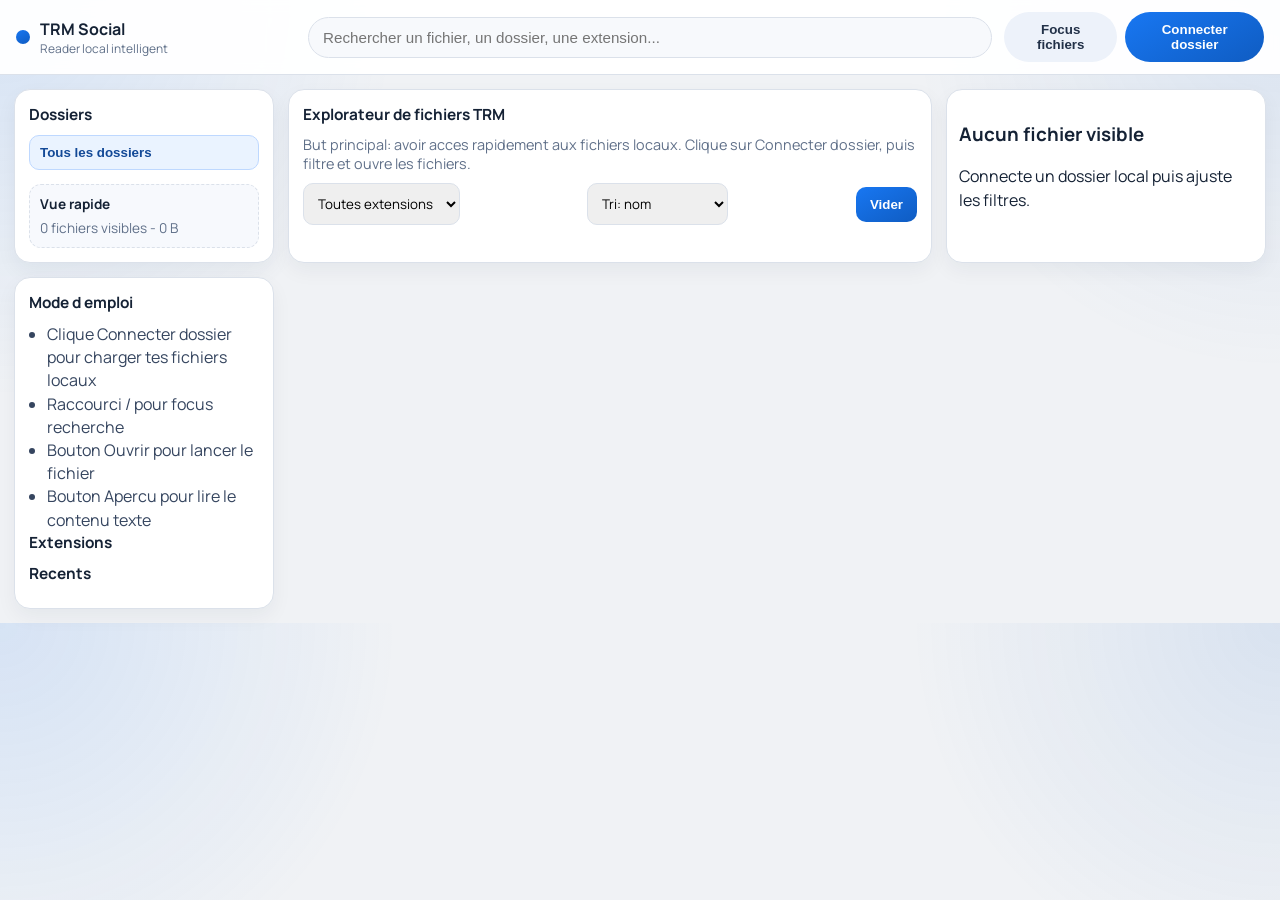
<file: 12_READER_SITE/index.html>
<!doctype html>
<html lang="fr">
<head>
  <meta charset="utf-8" />
  <meta name="viewport" content="width=device-width, initial-scale=1" />
  <title>TRM Social Reader</title>
  <link rel="preconnect" href="https://fonts.googleapis.com" />
  <link rel="preconnect" href="https://fonts.gstatic.com" crossorigin />
  <link href="https://fonts.googleapis.com/css2?family=Manrope:wght@400;500;700;800&display=swap" rel="stylesheet" />
  <link rel="stylesheet" href="styles.css" />
</head>
<body>
  <header class="topbar">
    <div class="brand-wrap">
      <div class="brand-dot"></div>
      <h1>TRM Social</h1>
      <p>Reader local intelligent</p>
    </div>

    <div class="search-wrap">
      <input id="globalSearch" type="search" placeholder="Rechercher un fichier, un dossier, une extension..." />
    </div>

    <div class="top-actions">
      <button class="pill ghost" id="focusFeedBtn">Focus fichiers</button>
      <button class="pill" id="connectFolderBtn">Connecter dossier</button>
      <input id="folderInput" type="file" webkitdirectory directory multiple hidden />
    </div>
  </header>

  <main class="shell">
    <aside class="left-col card">
      <h2>Dossiers</h2>
      <nav class="menu" id="domainMenu"></nav>

      <section class="quick-stats">
        <h3>Vue rapide</h3>
        <p id="statsLine">Aucun dossier connecte</p>
      </section>
    </aside>

    <section class="feed-col" id="feedArea">
      <article class="composer card">
        <h2>Explorateur de fichiers TRM</h2>
        <p class="helper">But principal: avoir acces rapidement aux fichiers locaux. Clique sur Connecter dossier, puis filtre et ouvre les fichiers.</p>
        <div class="composer-actions">
          <select id="extFilter">
            <option value="">Toutes extensions</option>
          </select>
          <select id="sortMode">
            <option value="name">Tri: nom</option>
            <option value="recent">Tri: plus recents</option>
            <option value="size">Tri: taille</option>
          </select>
          <button id="clearBtn">Vider</button>
        </div>
      </section>

      <section id="feedList" class="feed-list"></section>
    </section>

    <aside class="right-col card">
      <section>
        <h2>Mode d emploi</h2>
        <ul class="assist-list">
          <li>Clique Connecter dossier pour charger tes fichiers locaux</li>
          <li>Raccourci / pour focus recherche</li>
          <li>Bouton Ouvrir pour lancer le fichier</li>
          <li>Bouton Apercu pour lire le contenu texte</li>
        </ul>
      </section>

      <section>
        <h2>Extensions</h2>
        <div id="trendList" class="trend-list"></div>
      </section>

      <section>
        <h2>Recents</h2>
        <div id="suggestList" class="suggest-list"></div>
      </section>
    </aside>
  </main>

  <dialog id="previewDialog" class="preview-dialog">
    <article>
      <header>
        <h3 id="previewTitle">Apercu fichier</h3>
        <button id="closePreviewBtn" class="pill ghost">Fermer</button>
      </header>
      <p id="previewMeta" class="preview-meta"></p>
      <pre id="previewBody"></pre>
    </article>
  </dialog>

  <script src="app.js"></script>
</body>
</html>
</file>
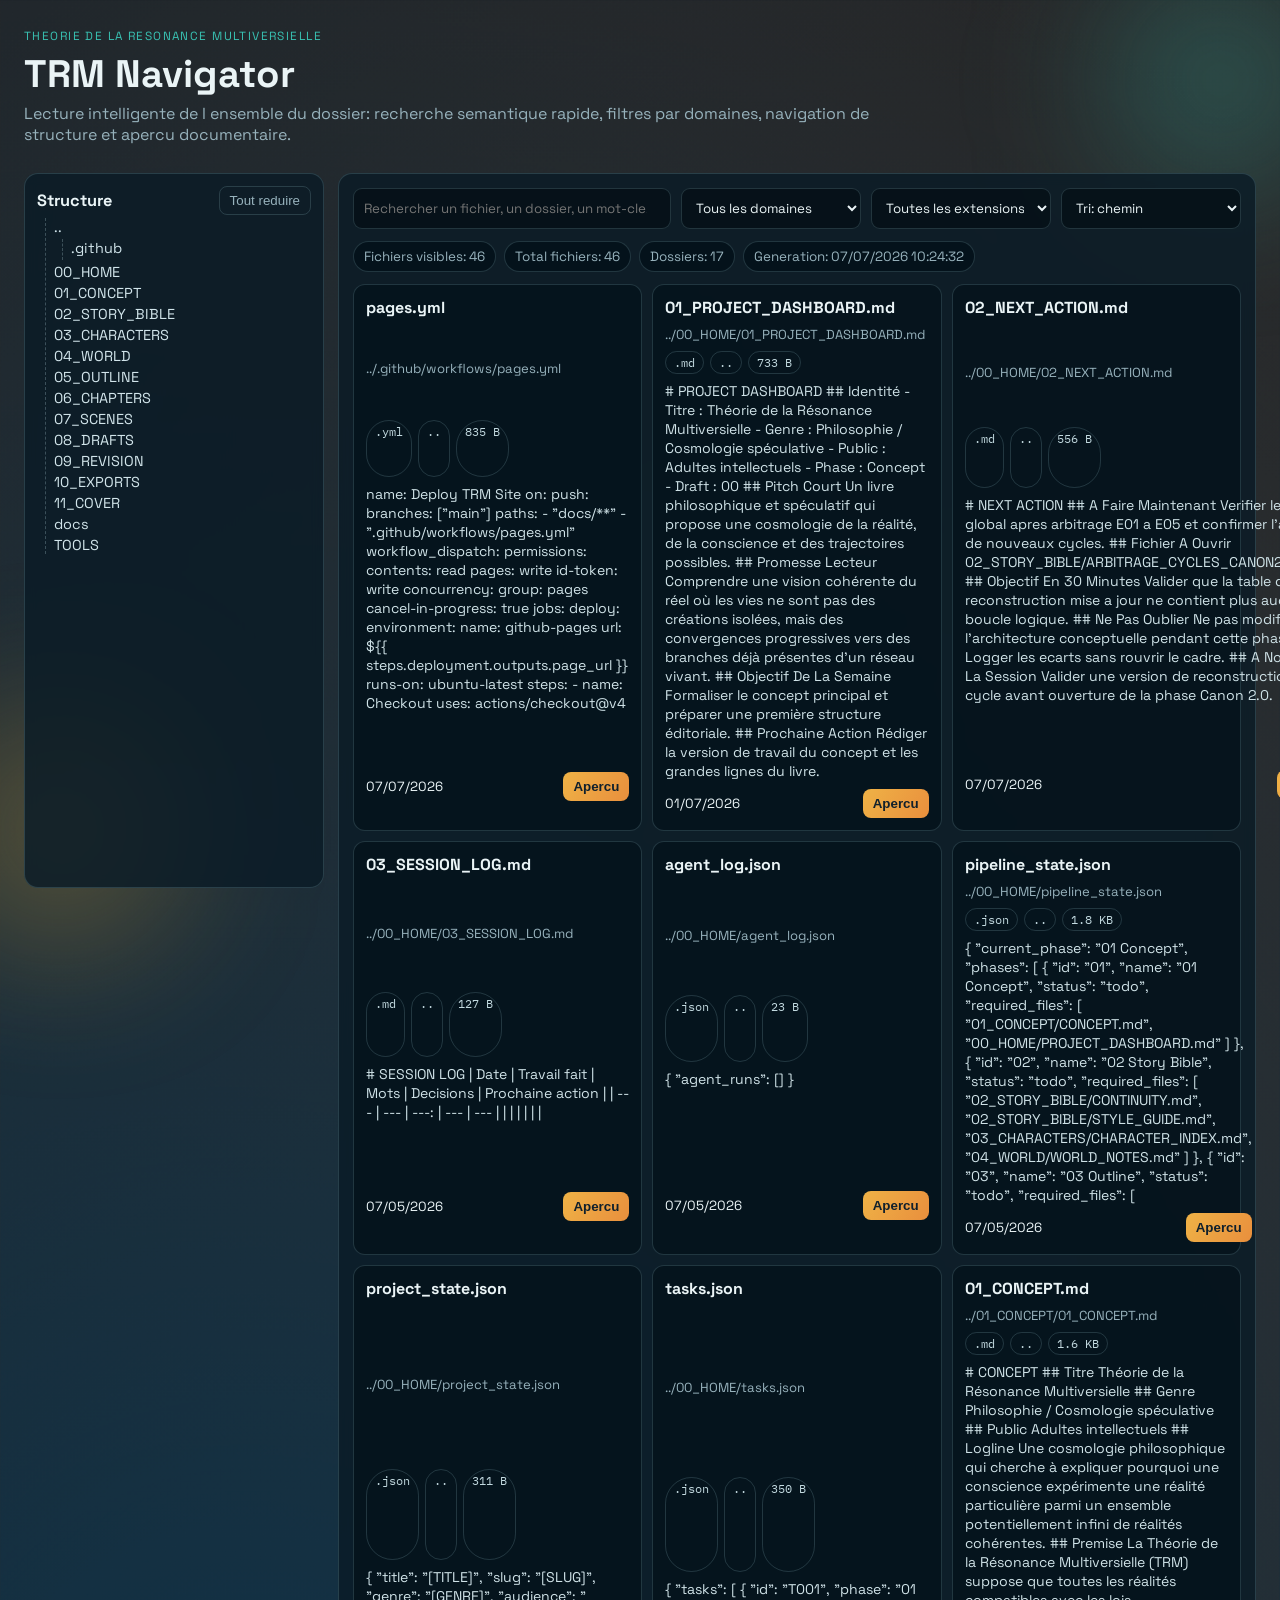
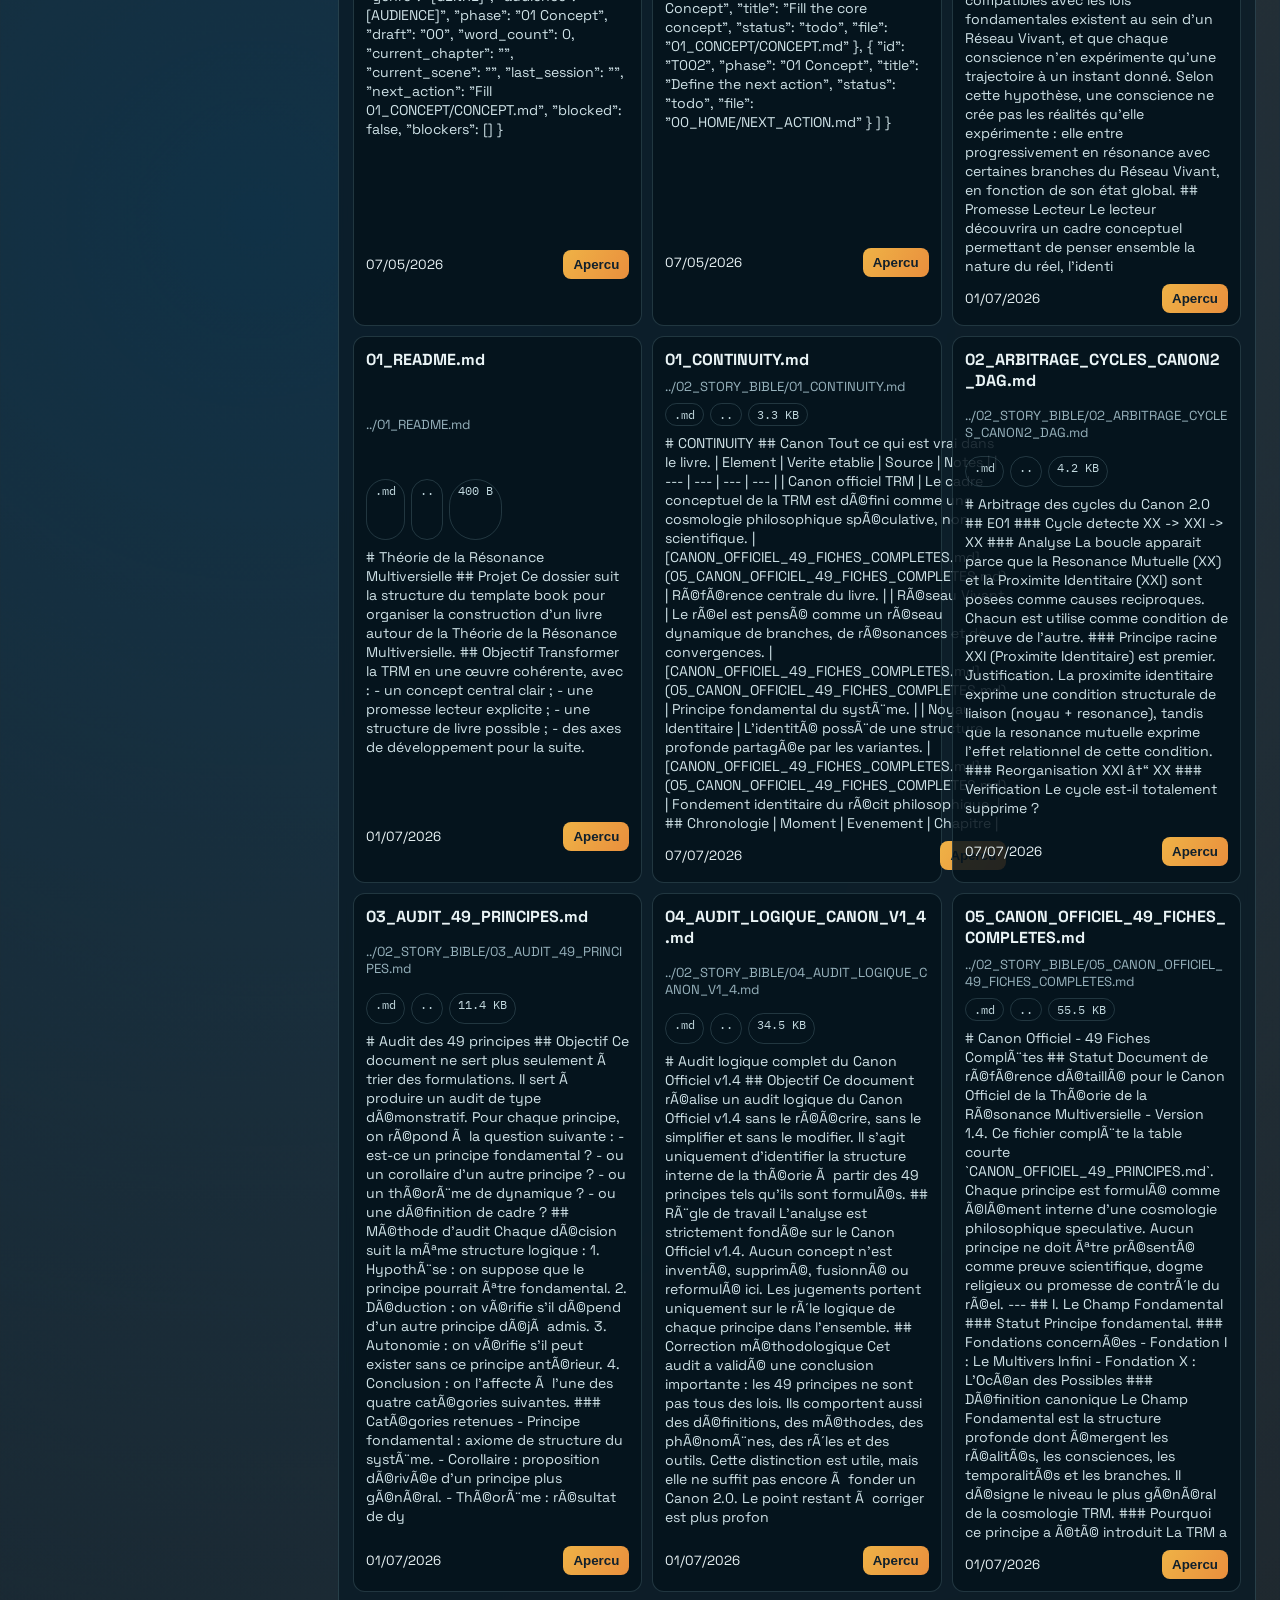
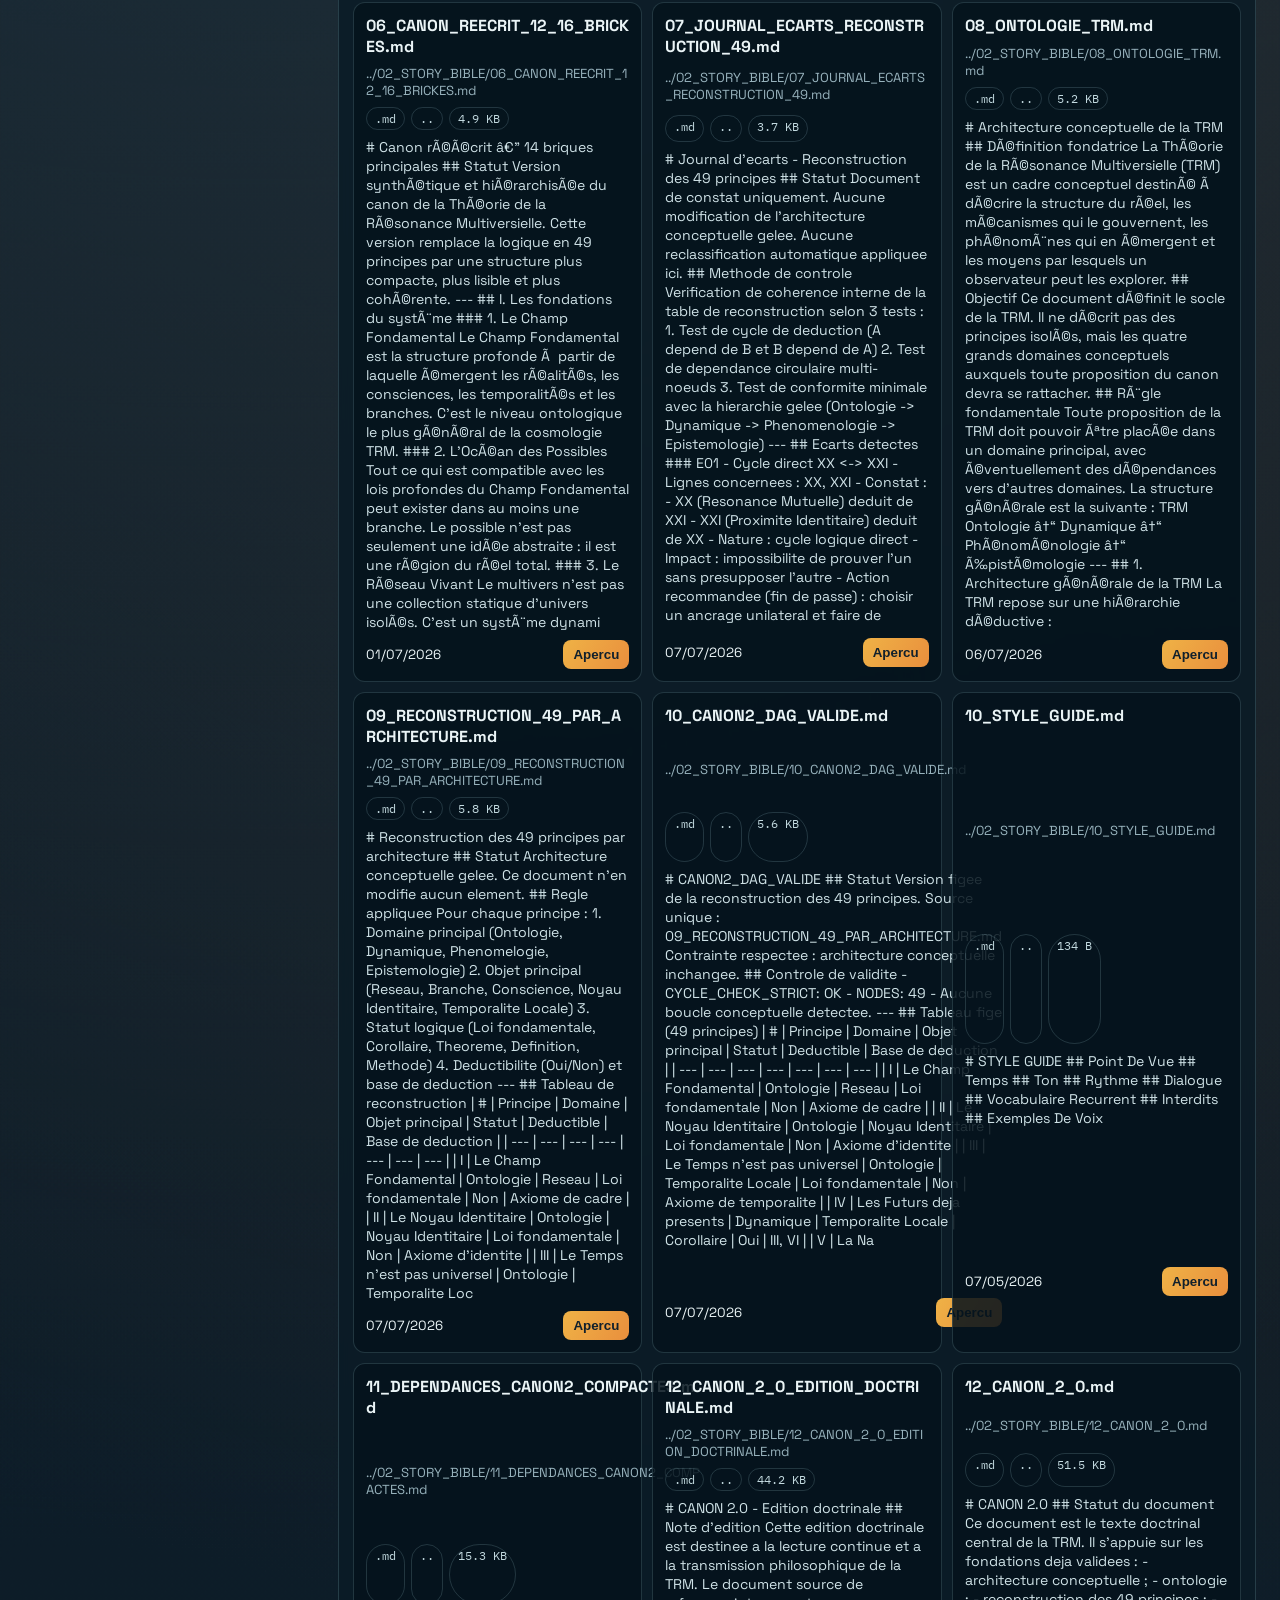
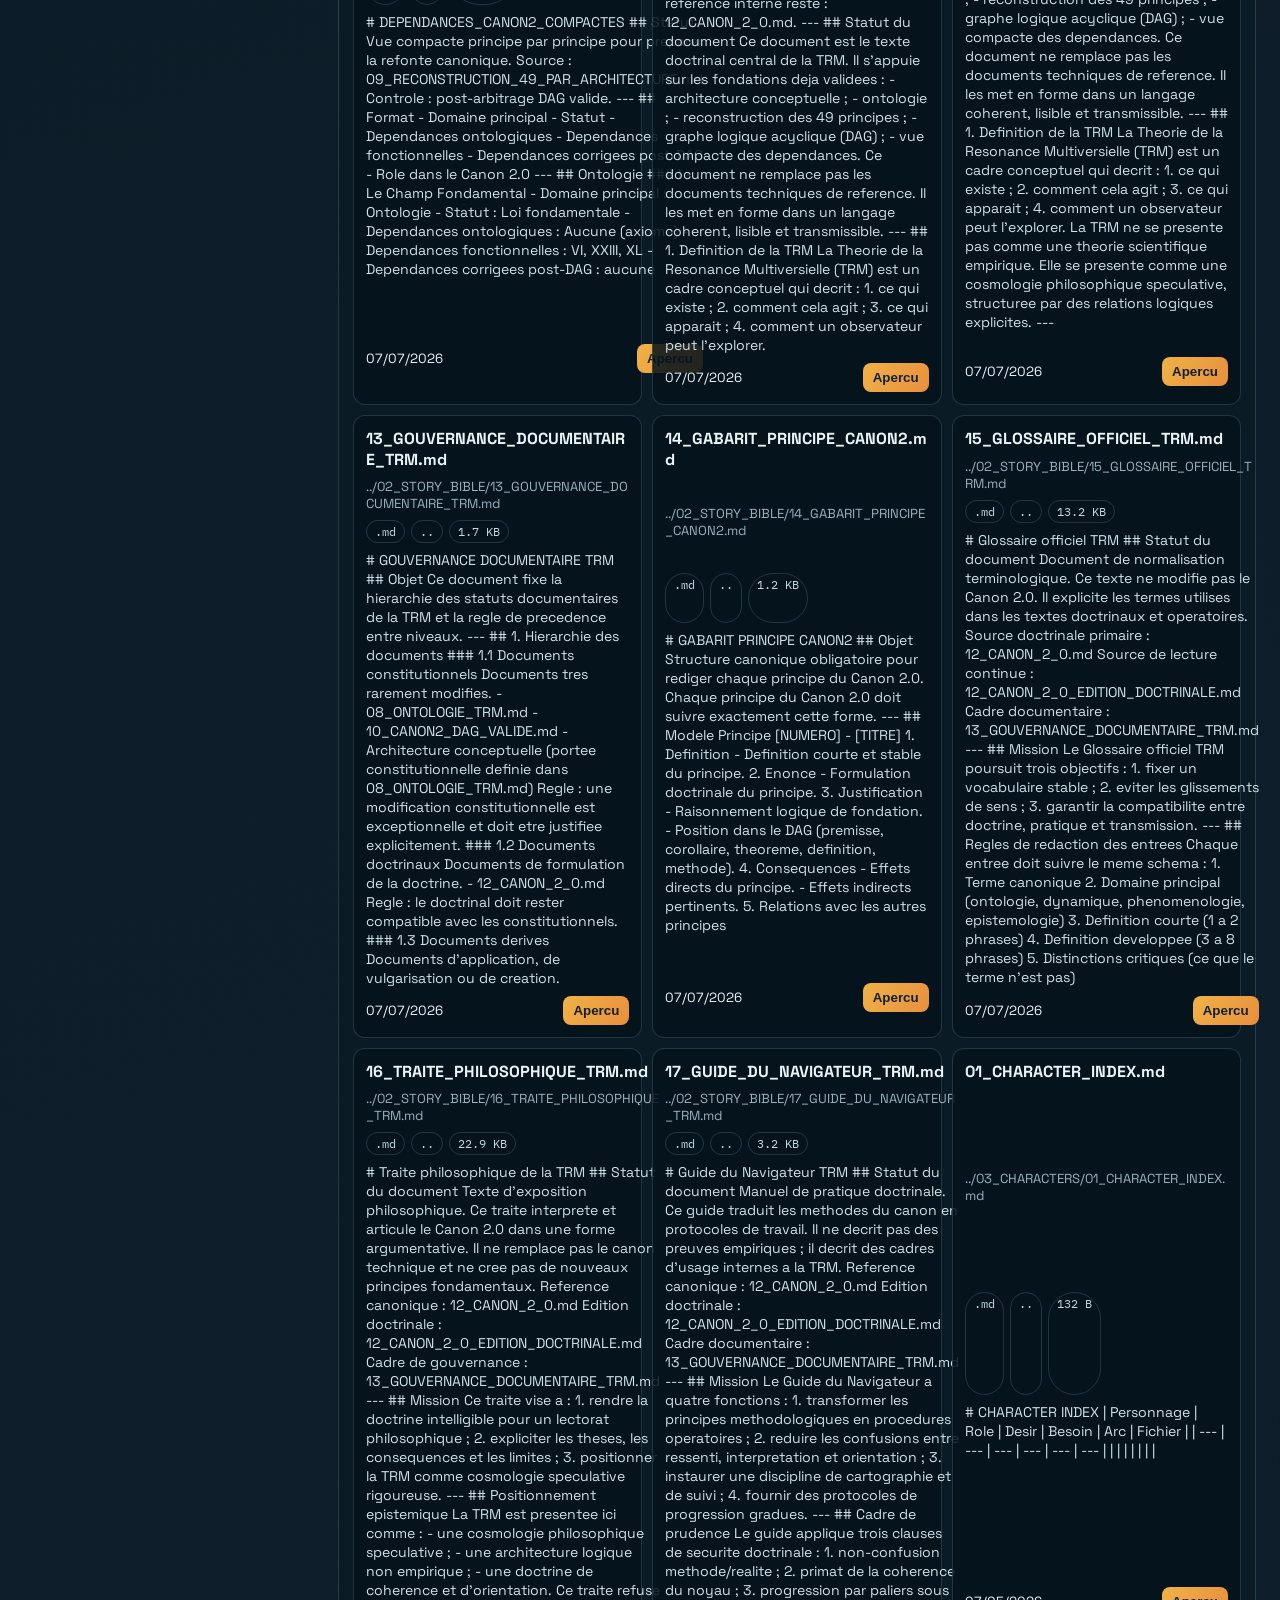
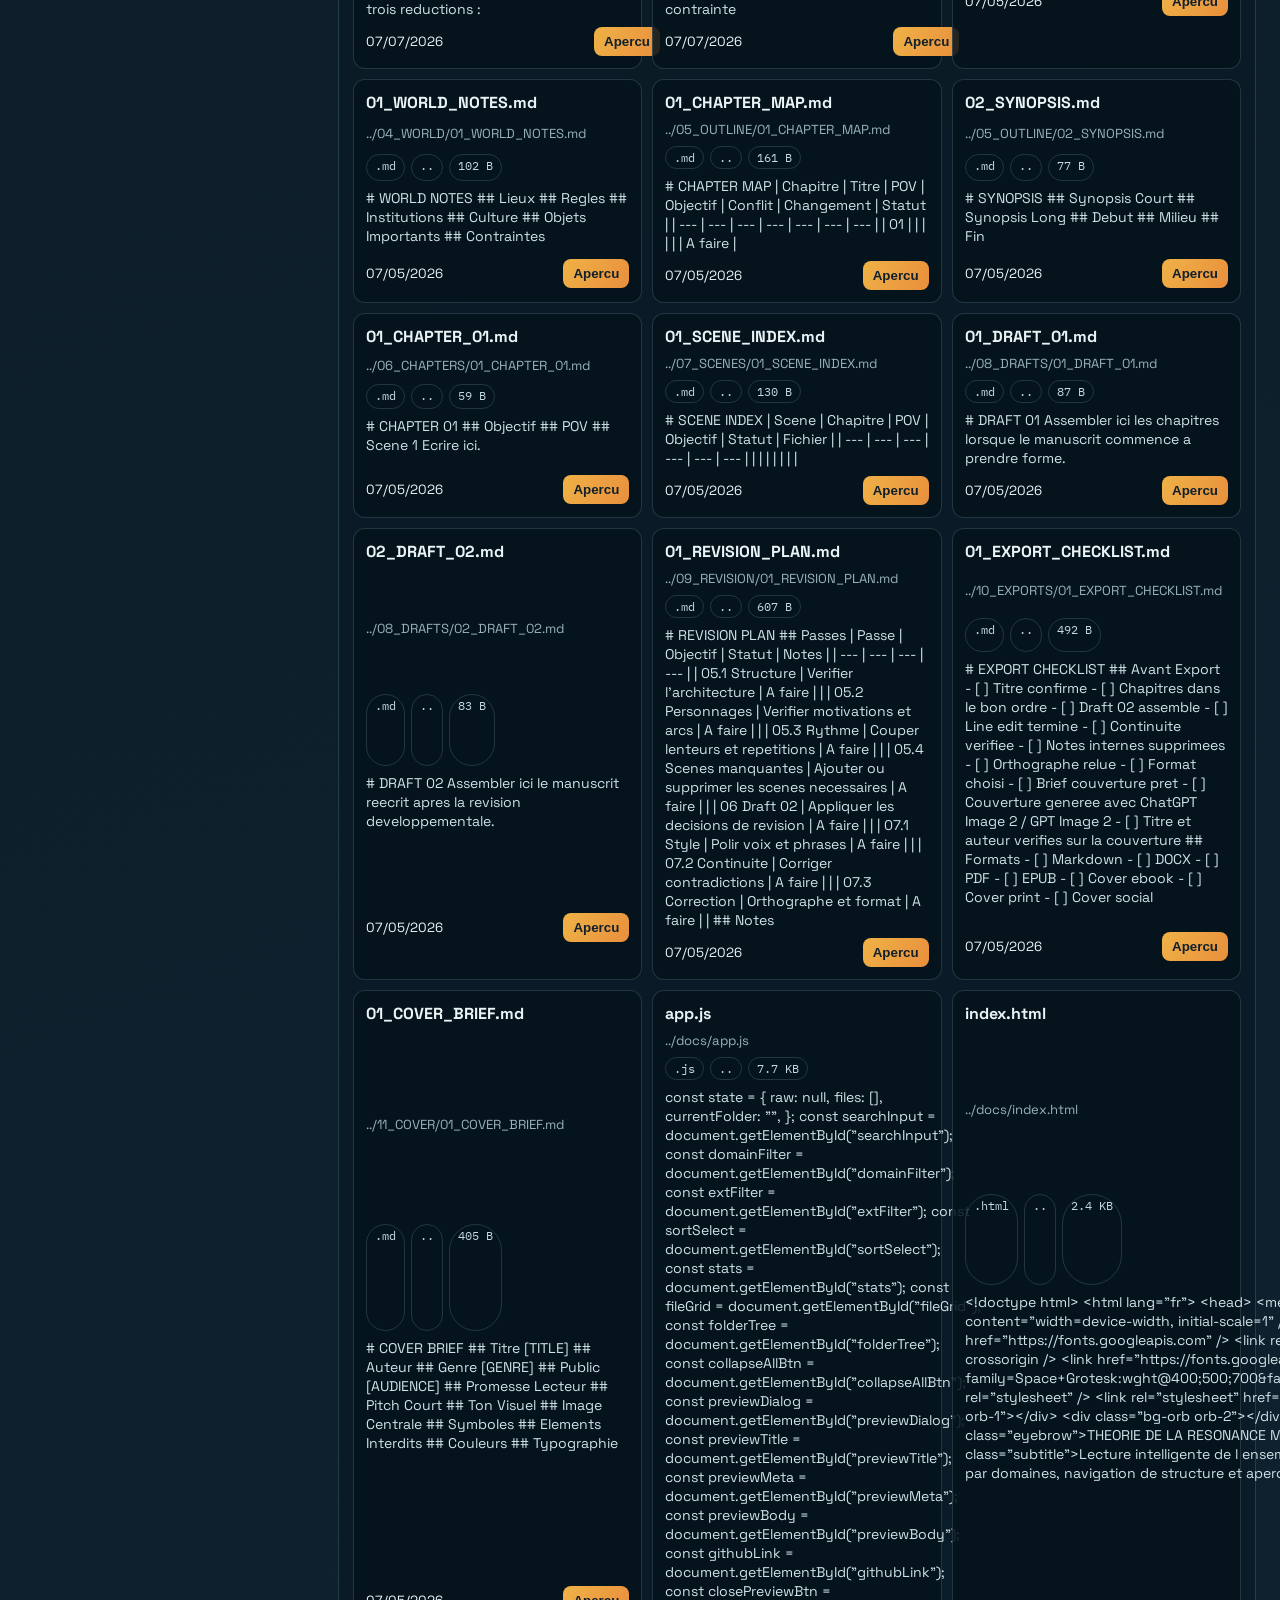
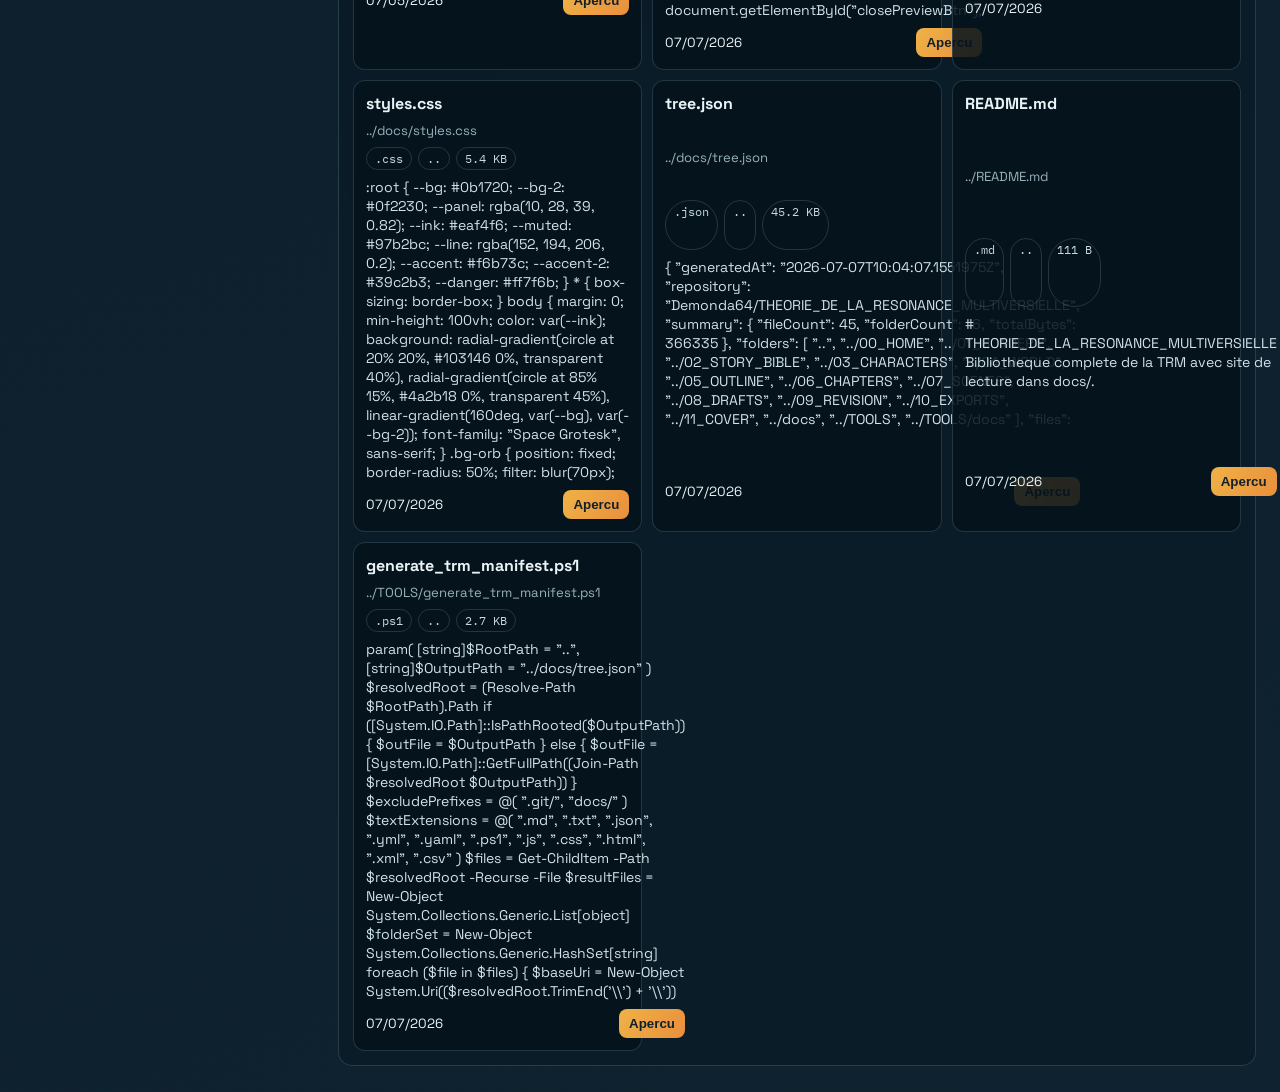
<file: docs/index.html>
<!doctype html>
<html lang="fr">
<head>
  <meta charset="utf-8" />
  <meta name="viewport" content="width=device-width, initial-scale=1" />
  <title>TRM Navigator</title>
  <link rel="preconnect" href="https://fonts.googleapis.com" />
  <link rel="preconnect" href="https://fonts.gstatic.com" crossorigin />
  <link href="https://fonts.googleapis.com/css2?family=Space+Grotesk:wght@400;500;700&family=IBM+Plex+Mono:wght@400;600&display=swap" rel="stylesheet" />
  <link rel="stylesheet" href="styles.css" />
</head>
<body>
  <div class="bg-orb orb-1"></div>
  <div class="bg-orb orb-2"></div>

  <header class="hero">
    <p class="eyebrow">THEORIE DE LA RESONANCE MULTIVERSIELLE</p>
    <h1>TRM Navigator</h1>
    <p class="subtitle">Lecture intelligente de l ensemble du dossier: recherche semantique rapide, filtres par domaines, navigation de structure et apercu documentaire.</p>
  </header>

  <main class="layout">
    <aside class="panel tree-panel">
      <div class="panel-title-row">
        <h2>Structure</h2>
        <button id="collapseAllBtn" class="ghost">Tout reduire</button>
      </div>
      <div id="folderTree" class="folder-tree"></div>
    </aside>

    <section class="panel content-panel">
      <div class="controls">
        <input id="searchInput" type="search" placeholder="Rechercher un fichier, un dossier, un mot-cle..." />
        <select id="domainFilter">
          <option value="">Tous les domaines</option>
        </select>
        <select id="extFilter">
          <option value="">Toutes les extensions</option>
        </select>
        <select id="sortSelect">
          <option value="path">Tri: chemin</option>
          <option value="recent">Tri: plus recents</option>
          <option value="size">Tri: taille</option>
        </select>
      </div>

      <div id="stats" class="stats"></div>
      <div id="fileGrid" class="file-grid"></div>
    </section>
  </main>

  <dialog id="previewDialog" class="preview-dialog">
    <article>
      <header>
        <h3 id="previewTitle">Apercu</h3>
        <button id="closePreviewBtn" class="ghost">Fermer</button>
      </header>
      <p id="previewMeta" class="preview-meta"></p>
      <pre id="previewBody"></pre>
      <footer>
        <a id="githubLink" target="_blank" rel="noreferrer">Ouvrir sur GitHub</a>
      </footer>
    </article>
  </dialog>

  <script src="app.js"></script>
</body>
</html>
</file>
<file: 12_READER_SITE/styles.css>
:root {
  --bg: #f0f2f5;
  --panel: #ffffff;
  --line: #dbe1ea;
  --ink: #152235;
  --muted: #607089;
  --brand: #1877f2;
  --brand-2: #0f5cc2;
  --success: #22a06b;
}

* {
  box-sizing: border-box;
}

body {
  margin: 0;
  font-family: "Manrope", sans-serif;
  color: var(--ink);
  background:
    radial-gradient(circle at 0 0, rgba(24, 119, 242, 0.12), transparent 28%),
    radial-gradient(circle at 100% 0, rgba(15, 92, 194, 0.1), transparent 26%),
    var(--bg);
}

.topbar {
  position: sticky;
  top: 0;
  z-index: 20;
  display: grid;
  grid-template-columns: 280px minmax(260px, 1fr) 260px;
  gap: 12px;
  align-items: center;
  padding: 12px 16px;
  border-bottom: 1px solid var(--line);
  background: rgba(255, 255, 255, 0.95);
  backdrop-filter: blur(7px);
}

.brand-wrap {
  display: grid;
  grid-template-columns: 14px auto;
  grid-template-areas:
    "dot title"
    "dot sub";
  column-gap: 10px;
  align-items: center;
}

.brand-dot {
  grid-area: dot;
  width: 14px;
  height: 14px;
  border-radius: 50%;
  background: linear-gradient(150deg, var(--brand), var(--brand-2));
}

.brand-wrap h1 {
  grid-area: title;
  margin: 0;
  font-size: 1rem;
}

.brand-wrap p {
  grid-area: sub;
  margin: 0;
  font-size: 0.75rem;
  color: var(--muted);
}

.search-wrap input {
  width: 100%;
  border: 1px solid var(--line);
  border-radius: 999px;
  padding: 11px 14px;
  font-size: 0.95rem;
  background: #f7f9fc;
}

.search-wrap input:focus {
  outline: 2px solid rgba(24, 119, 242, 0.25);
}

.top-actions {
  display: flex;
  justify-content: flex-end;
  gap: 8px;
}

.pill {
  border: none;
  border-radius: 999px;
  padding: 10px 14px;
  font-weight: 700;
  cursor: pointer;
  background: linear-gradient(150deg, var(--brand), var(--brand-2));
  color: #fff;
}

.pill.ghost {
  background: #edf2fa;
  color: #223148;
}

.shell {
  display: grid;
  grid-template-columns: 260px minmax(440px, 1fr) 320px;
  gap: 14px;
  padding: 14px;
  max-width: 1400px;
  margin: 0 auto;
}

.card {
  background: var(--panel);
  border: 1px solid var(--line);
  border-radius: 16px;
  box-shadow: 0 8px 20px rgba(18, 30, 52, 0.05);
}

.left-col,
.right-col {
  padding: 14px;
  align-self: start;
  position: sticky;
  top: 76px;
}

.left-col h2,
.right-col h2,
.feed-col h2 {
  margin: 0 0 10px;
  font-size: 0.96rem;
}

.menu {
  display: grid;
  gap: 6px;
  margin-bottom: 14px;
}

.menu button {
  border: 1px solid var(--line);
  border-radius: 10px;
  padding: 9px 10px;
  background: #fff;
  text-align: left;
  cursor: pointer;
  font-weight: 600;
  color: #24344b;
}

.menu button.active {
  background: #eaf3ff;
  border-color: #bed8ff;
  color: #134997;
}

.quick-stats {
  background: #f7f9fd;
  border: 1px dashed var(--line);
  border-radius: 12px;
  padding: 10px;
}

.quick-stats h3 {
  margin: 0;
  font-size: 0.85rem;
}

.quick-stats p {
  margin: 6px 0 0;
  color: var(--muted);
  font-size: 0.85rem;
}

.feed-col {
  display: grid;
  gap: 12px;
}

.composer,
.stories {
  padding: 14px;
}

.helper {
  margin: 0 0 10px;
  color: var(--muted);
  font-size: 0.9rem;
}

.composer-grid {
  display: grid;
  grid-template-columns: 1fr 190px;
  gap: 8px;
  margin-bottom: 8px;
}

.composer input,
.composer select,
.composer textarea {
  border: 1px solid var(--line);
  border-radius: 10px;
  padding: 10px;
  font-family: inherit;
}

.composer textarea {
  width: 100%;
  resize: vertical;
}

.composer-actions {
  margin-top: 8px;
  display: flex;
  justify-content: space-between;
  align-items: center;
}

.composer-actions button {
  border: none;
  border-radius: 10px;
  padding: 10px 14px;
  font-weight: 700;
  background: linear-gradient(150deg, var(--brand), var(--brand-2));
  color: #fff;
  cursor: pointer;
}

.composer-actions select {
  border: 1px solid var(--line);
  border-radius: 10px;
  padding: 10px;
  font-family: inherit;
}

.stories-row {
  display: grid;
  grid-auto-flow: column;
  grid-auto-columns: minmax(110px, 150px);
  gap: 8px;
  overflow-x: auto;
  padding-bottom: 4px;
}

.story {
  border: 1px solid var(--line);
  border-radius: 12px;
  padding: 10px;
  min-height: 90px;
  background: linear-gradient(170deg, #f6faff, #fff);
}

.story small {
  color: var(--muted);
}

.feed-list {
  display: grid;
  gap: 12px;
}

.post {
  padding: 12px;
}

.file-card .post-head {
  align-items: center;
}

.file-card .post-head h3 {
  word-break: break-word;
}

.file-card .post-meta {
  margin-top: 3px;
}

.post-head {
  display: flex;
  justify-content: space-between;
  align-items: flex-start;
  gap: 8px;
}

.post-head h3 {
  margin: 0;
  font-size: 1rem;
}

.post-meta {
  margin-top: 4px;
  color: var(--muted);
  font-size: 0.8rem;
}

.badge {
  display: inline-block;
  border-radius: 999px;
  padding: 3px 9px;
  font-size: 0.74rem;
  font-weight: 700;
  background: #eaf3ff;
  color: #0f4f9d;
}

.post p {
  margin: 10px 0;
  line-height: 1.45;
}

.tags {
  display: flex;
  flex-wrap: wrap;
  gap: 6px;
  margin-bottom: 8px;
}

.tag {
  background: #f2f5fb;
  border: 1px solid var(--line);
  color: #3d4f6b;
  border-radius: 999px;
  font-size: 0.75rem;
  padding: 3px 8px;
}

.post-actions {
  border-top: 1px solid var(--line);
  padding-top: 8px;
  display: flex;
  gap: 8px;
  flex-wrap: wrap;
}

.react-btn {
  border: 1px solid var(--line);
  border-radius: 8px;
  background: #fff;
  padding: 6px 10px;
  font-weight: 600;
  font-size: 0.8rem;
  cursor: pointer;
}

.react-btn:hover {
  border-color: #b9cae8;
}

.preview-dialog {
  width: min(960px, 94vw);
  border: 1px solid var(--line);
  border-radius: 14px;
  background: #fff;
  padding: 0;
}

.preview-dialog article {
  padding: 14px;
}

.preview-dialog::backdrop {
  background: rgba(8, 14, 24, 0.46);
}

.preview-dialog header {
  display: flex;
  justify-content: space-between;
  align-items: center;
  gap: 8px;
}

.preview-meta {
  margin: 8px 0;
  color: var(--muted);
  font-size: 0.85rem;
}

.preview-dialog pre {
  margin: 0;
  max-height: 60vh;
  overflow: auto;
  background: #f7f9fd;
  border: 1px solid var(--line);
  border-radius: 10px;
  padding: 10px;
  white-space: pre-wrap;
  line-height: 1.35;
}

.assist-list {
  margin: 0;
  padding-left: 18px;
  color: #35455f;
  line-height: 1.45;
}

.trend-list,
.suggest-list {
  display: grid;
  gap: 8px;
}

.trend,
.suggest {
  border: 1px solid var(--line);
  border-radius: 10px;
  padding: 8px;
  background: #f9fbff;
}

.suggest button {
  margin-top: 6px;
  border: none;
  border-radius: 8px;
  padding: 6px 10px;
  font-weight: 700;
  background: #e8f1ff;
  color: #1a5bb2;
  cursor: pointer;
}

@media (max-width: 1150px) {
  .shell {
    grid-template-columns: 1fr;
  }

  .left-col,
  .right-col {
    position: static;
  }

  .topbar {
    grid-template-columns: 1fr;
  }

  .top-actions {
    justify-content: flex-start;
  }
}
</file>
<file: docs/styles.css>
:root {
  --bg: #0b1720;
  --bg-2: #0f2230;
  --panel: rgba(10, 28, 39, 0.82);
  --ink: #eaf4f6;
  --muted: #97b2bc;
  --line: rgba(152, 194, 206, 0.2);
  --accent: #f6b73c;
  --accent-2: #39c2b3;
  --danger: #ff7f6b;
}

* {
  box-sizing: border-box;
}

body {
  margin: 0;
  min-height: 100vh;
  color: var(--ink);
  background: radial-gradient(circle at 20% 20%, #103146 0%, transparent 40%), radial-gradient(circle at 85% 15%, #4a2b18 0%, transparent 45%), linear-gradient(160deg, var(--bg), var(--bg-2));
  font-family: "Space Grotesk", sans-serif;
}

.bg-orb {
  position: fixed;
  border-radius: 50%;
  filter: blur(70px);
  pointer-events: none;
  z-index: 0;
}

.orb-1 {
  width: 240px;
  height: 240px;
  top: -40px;
  right: -60px;
  background: rgba(57, 194, 179, 0.25);
}

.orb-2 {
  width: 260px;
  height: 260px;
  bottom: -60px;
  left: -70px;
  background: rgba(246, 183, 60, 0.24);
}

.hero {
  position: relative;
  z-index: 1;
  padding: 28px 24px 14px;
}

.eyebrow {
  margin: 0;
  letter-spacing: 0.12em;
  font-size: 0.74rem;
  color: var(--accent-2);
}

h1 {
  margin: 0.4rem 0 0.3rem;
  font-size: clamp(1.9rem, 3vw, 2.7rem);
}

.subtitle {
  margin: 0;
  color: var(--muted);
  max-width: 920px;
}

.layout {
  position: relative;
  z-index: 1;
  display: grid;
  gap: 14px;
  grid-template-columns: 300px 1fr;
  padding: 14px 24px 26px;
}

.panel {
  background: var(--panel);
  border: 1px solid var(--line);
  border-radius: 14px;
  backdrop-filter: blur(6px);
}

.tree-panel {
  padding: 12px;
  max-height: calc(100vh - 185px);
  overflow: auto;
}

.content-panel {
  padding: 14px;
}

.panel-title-row {
  display: flex;
  align-items: center;
  justify-content: space-between;
  gap: 8px;
}

h2 {
  margin: 0;
  font-size: 1.02rem;
}

.ghost {
  border: 1px solid var(--line);
  background: transparent;
  color: var(--muted);
  border-radius: 8px;
  padding: 6px 10px;
  cursor: pointer;
}

.ghost:hover {
  border-color: var(--accent-2);
  color: var(--ink);
}

.controls {
  display: grid;
  grid-template-columns: minmax(240px, 1fr) repeat(3, minmax(120px, 180px));
  gap: 10px;
}

input,
select {
  width: 100%;
  border: 1px solid var(--line);
  background: rgba(4, 15, 22, 0.75);
  color: var(--ink);
  border-radius: 9px;
  padding: 10px;
  font-family: "Space Grotesk", sans-serif;
}

input:focus,
select:focus {
  outline: 2px solid rgba(57, 194, 179, 0.25);
  border-color: var(--accent-2);
}

.stats {
  margin: 12px 0;
  display: flex;
  flex-wrap: wrap;
  gap: 8px;
}

.stat-pill {
  font-size: 0.84rem;
  padding: 6px 10px;
  border-radius: 999px;
  background: rgba(5, 19, 28, 0.92);
  border: 1px solid var(--line);
  color: var(--muted);
}

.file-grid {
  display: grid;
  grid-template-columns: repeat(auto-fill, minmax(280px, 1fr));
  gap: 10px;
}

.card {
  border: 1px solid var(--line);
  background: rgba(5, 19, 28, 0.86);
  border-radius: 12px;
  padding: 12px;
  display: grid;
  gap: 8px;
  transition: transform 0.18s ease, border-color 0.18s ease;
}

.card:hover {
  transform: translateY(-2px);
  border-color: rgba(246, 183, 60, 0.5);
}

.card h3 {
  margin: 0;
  font-size: 1rem;
  word-break: break-word;
}

.path {
  margin: 0;
  color: var(--muted);
  font-size: 0.82rem;
  word-break: break-all;
}

.meta-row {
  display: flex;
  gap: 6px;
  flex-wrap: wrap;
}

.tag {
  font-family: "IBM Plex Mono", monospace;
  font-size: 0.72rem;
  border-radius: 999px;
  padding: 3px 8px;
  border: 1px solid var(--line);
  color: #c3dae0;
}

.excerpt {
  margin: 0;
  color: #cfe2e7;
  font-size: 0.88rem;
  line-height: 1.35;
  min-height: 48px;
}

.card .actions {
  display: flex;
  justify-content: space-between;
  align-items: center;
}

.card button {
  border: none;
  border-radius: 8px;
  padding: 7px 10px;
  cursor: pointer;
  background: linear-gradient(120deg, #efb246, #e98f3d);
  color: #10202c;
  font-weight: 600;
}

.folder-tree details {
  border-left: 1px dashed rgba(151, 178, 188, 0.34);
  margin-left: 8px;
  padding-left: 8px;
}

.folder-tree summary,
.folder-leaf {
  list-style: none;
  cursor: pointer;
  color: #d2e5eb;
  margin: 3px 0;
  font-size: 0.9rem;
}

.folder-leaf.active,
.folder-tree summary.active {
  color: var(--accent);
}

.preview-dialog {
  width: min(900px, 94vw);
  border: 1px solid var(--line);
  border-radius: 12px;
  background: #0d1f2b;
  color: var(--ink);
  padding: 0;
}

.preview-dialog::backdrop {
  background: rgba(2, 8, 12, 0.74);
}

.preview-dialog article {
  padding: 14px;
}

.preview-dialog header {
  display: flex;
  justify-content: space-between;
  align-items: center;
}

.preview-meta {
  color: var(--muted);
  margin: 8px 0;
}

.preview-dialog pre {
  max-height: 52vh;
  overflow: auto;
  white-space: pre-wrap;
  background: rgba(4, 12, 18, 0.9);
  border-radius: 10px;
  border: 1px solid var(--line);
  padding: 10px;
  font-family: "IBM Plex Mono", monospace;
  font-size: 0.82rem;
  line-height: 1.4;
}

.preview-dialog a {
  color: var(--accent-2);
}

@media (max-width: 980px) {
  .layout {
    grid-template-columns: 1fr;
  }

  .tree-panel {
    max-height: 280px;
  }

  .controls {
    grid-template-columns: 1fr;
  }
}
</file>
